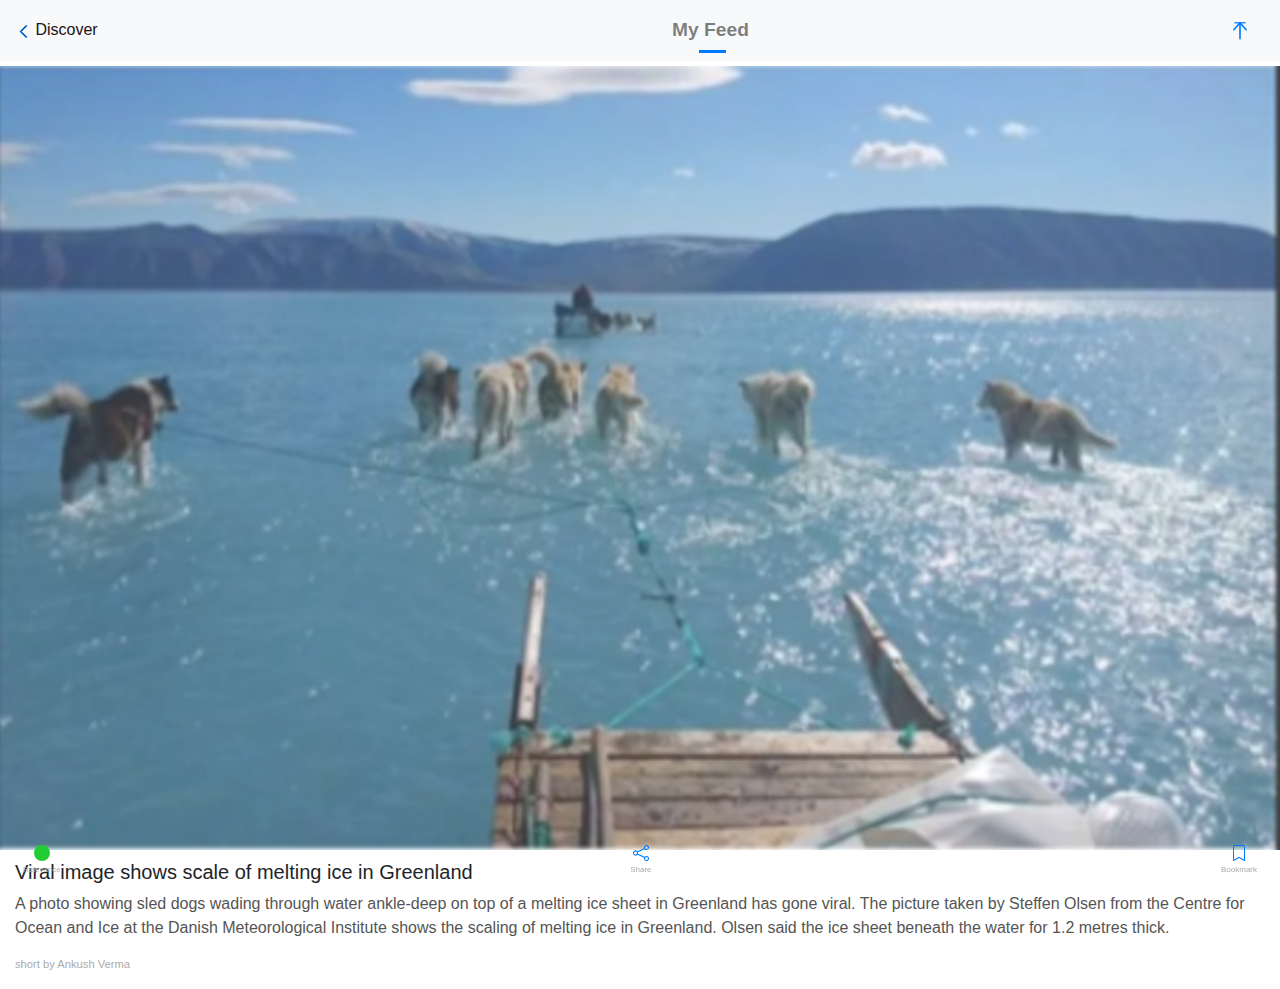
<file: Task1/inshorts1.html>
<!DOCTYPE html>
<html lang="en" dir="ltr">
  <head>
    <meta charset="utf-8">
    <title>Inshorts</title>
    <meta name="viewport" content="width=device-width, initial-scale=1">
    <link rel="stylesheet" href="https://maxcdn.bootstrapcdn.com/bootstrap/4.5.2/css/bootstrap.min.css">
    <!-- <script src="https://ajax.googleapis.com/ajax/libs/jquery/3.5.1/jquery.min.js"></script>
    <script src="https://cdnjs.cloudflare.com/ajax/libs/popper.js/1.16.0/umd/popper.min.js"></script>
    <script src="https://maxcdn.bootstrapcdn.com/bootstrap/4.5.2/js/bootstrap.min.js"></script> -->
    <link rel="stylesheet" href="main.css">
  </head>
  <body>
    <nav class="navbar navbar-default bg-light">
      <ul class="nav navbar-nav col">
        <li>
          <a class="" href="#">
            <img class="chevron" src="svgs/chevron.svg" width="15" height="15" >
            <span class="discover">Discover</span>
          </a>
        </li>
      </ul>

      <ul class="nav navbar-nav col center">
        <li class="nav-item">
          <a class="nav-link my-feed" href="#"><span>My</span><span class="line-under-my-feed">&nbspFe</span><span>ed</span></a>
        </li>
      </ul>

      <ul class="nav navbar-nav col-3 right">
        <li class="nav-item">
          <a class="nav-link" href="#">
            <img class="go-top" src="svgs/go-top.svg" width="18" height="18" >
          </a>
        </li>
      </ul>
    </nav>

    <div id="CurrentFrame">
      <div class="news-container">
        <img class="image" src="image/melting-ice.jpeg">
        <div class="container-fluid add-margin-top">
          <h5 class="news-title">Viral image shows scale of melting ice in Greenland</h5>
          <p class="news-content"> A photo showing sled dogs wading through water ankle-deep on top of a melting ice sheet in Greenland has gone viral. The picture taken by Steffen Olsen from the Centre for Ocean and Ice at the Danish Meteorological Institute shows the scaling of melting ice in Greenland. Olsen said the ice sheet beneath the water for 1.2 metres thick.</p>
          <p class="news-author">short by Ankush Verma </p>
        </div>
      </div>

      <!-- <a href="previousnews.html" id="previouslink"></a> -->
    	<a href="inshorts2.html" id="nextlink"></a>

      <div class = "container-fluid fixed-bottom md-0">
        <div class = "d-flex justify-content-between  ">
          <div class="p-2">
            <a href="#">
              <center>
                <img src="svgs/circle.svg">
                <br>
                <p class="footers">Relevance</p>
              </center>
            </a>
          </div>

          <div class="p-2">
            <a href="#">
              <center>
                <img src="svgs/share.svg">
                <br>
                <p class="footers">Share</p>
              </center>
          </a>
          </div>

          <div class="p-2">
            <a href="#">
              <center>
                <img src="svgs/bookmark.svg" >
                <br>
                <p class="footers">Bookmark</p>
              </center>
            </a>
          </div>
        </div>
      </div>
    </div>

    <script src="main.js"></script>
  </body>
</html>
</file>
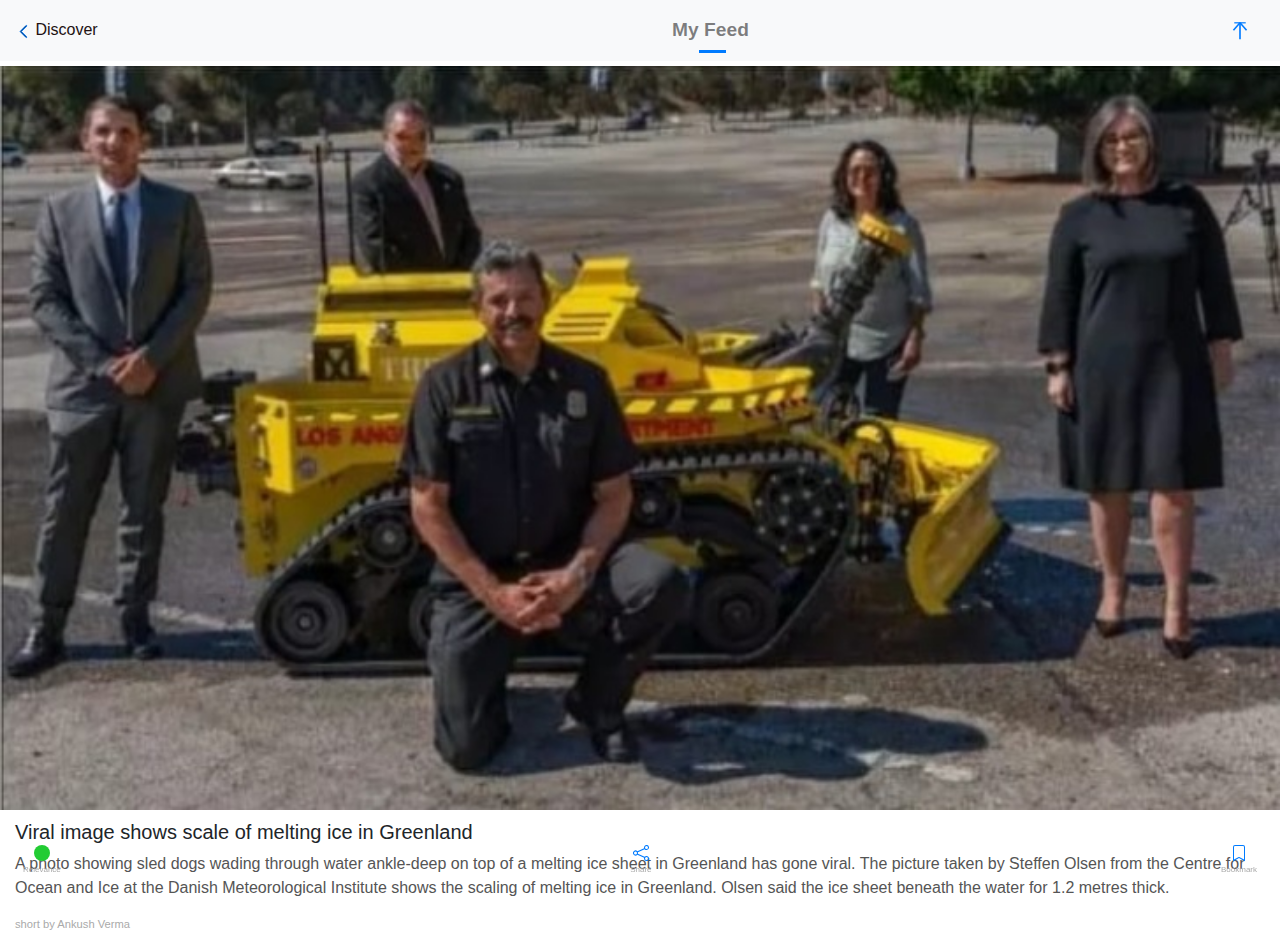
<file: Task1/inshorts2.html>
<!DOCTYPE html>
<html lang="en" dir="ltr">
  <head>
    <meta charset="utf-8">
    <title>Inshorts</title>
    <meta name="viewport" content="width=device-width, initial-scale=1">
    <link rel="stylesheet" href="https://maxcdn.bootstrapcdn.com/bootstrap/4.5.2/css/bootstrap.min.css">
    <!-- <script src="https://ajax.googleapis.com/ajax/libs/jquery/3.5.1/jquery.min.js"></script>
    <script src="https://cdnjs.cloudflare.com/ajax/libs/popper.js/1.16.0/umd/popper.min.js"></script>
    <script src="https://maxcdn.bootstrapcdn.com/bootstrap/4.5.2/js/bootstrap.min.js"></script> -->
    <link rel="stylesheet" href="main.css">
  </head>
  <body>
    <nav class="navbar navbar-default bg-light">
      <ul class="nav navbar-nav col">
        <li>
          <a class="" href="#">
            <img class="chevron" src="svgs/chevron.svg" width="15" height="15" >
            <span class="discover">Discover</span>
          </a>
        </li>
      </ul>

      <ul class="nav navbar-nav col center">
        <li class="nav-item">
          <a class="nav-link my-feed" href="#"><span>My</span><span class="line-under-my-feed">&nbspFe</span><span>ed</span></a>
        </li>
      </ul>

      <ul class="nav navbar-nav col-3 right">
        <li class="nav-item">
          <a class="nav-link" href="#">
            <img class="go-top" src="svgs/go-top.svg" width="18" height="18" >
          </a>
        </li>
      </ul>
    </nav>

    <div id="CurrentFrame">
      <div class="news-container">
        <img class="image" src="image/image2.jpg">
        <div class="container-fluid add-margin-top">
          <h5 class="news-title">Viral image shows scale of melting ice in Greenland</h5>
          <p class="news-content"> A photo showing sled dogs wading through water ankle-deep on top of a melting ice sheet in Greenland has gone viral. The picture taken by Steffen Olsen from the Centre for Ocean and Ice at the Danish Meteorological Institute shows the scaling of melting ice in Greenland. Olsen said the ice sheet beneath the water for 1.2 metres thick.</p>
          <p class="news-author">short by Ankush Verma </p>
        </div>
      </div>

      <a href="inshorts1.html" id="previouslink" class="previouslink"></a>
    	<a href="inshorts3.html" id="nextlink" class="nextbtn"></a>

      <div class = "container-fluid fixed-bottom md-0">
        <div class = "d-flex justify-content-between  ">
          <div class="p-2">
            <a href="#">
              <center>
                <img src="svgs/circle.svg">
                <br>
                <p class="footers">Relevance</p>
              </center>
            </a>
          </div>

          <div class="p-2">
            <a href="#">
              <center>
                <img src="svgs/share.svg">
                <br>
                <p class="footers">Share</p>
              </center>
          </a>
          </div>

          <div class="p-2">
            <a href="#">
              <center>
                <img src="svgs/bookmark.svg" >
                <br>
                <p class="footers">Bookmark</p>
              </center>
            </a>
          </div>
        </div>
      </div>
    </div>

    <script src="main.js"></script>
  </body>
</html>
</file>
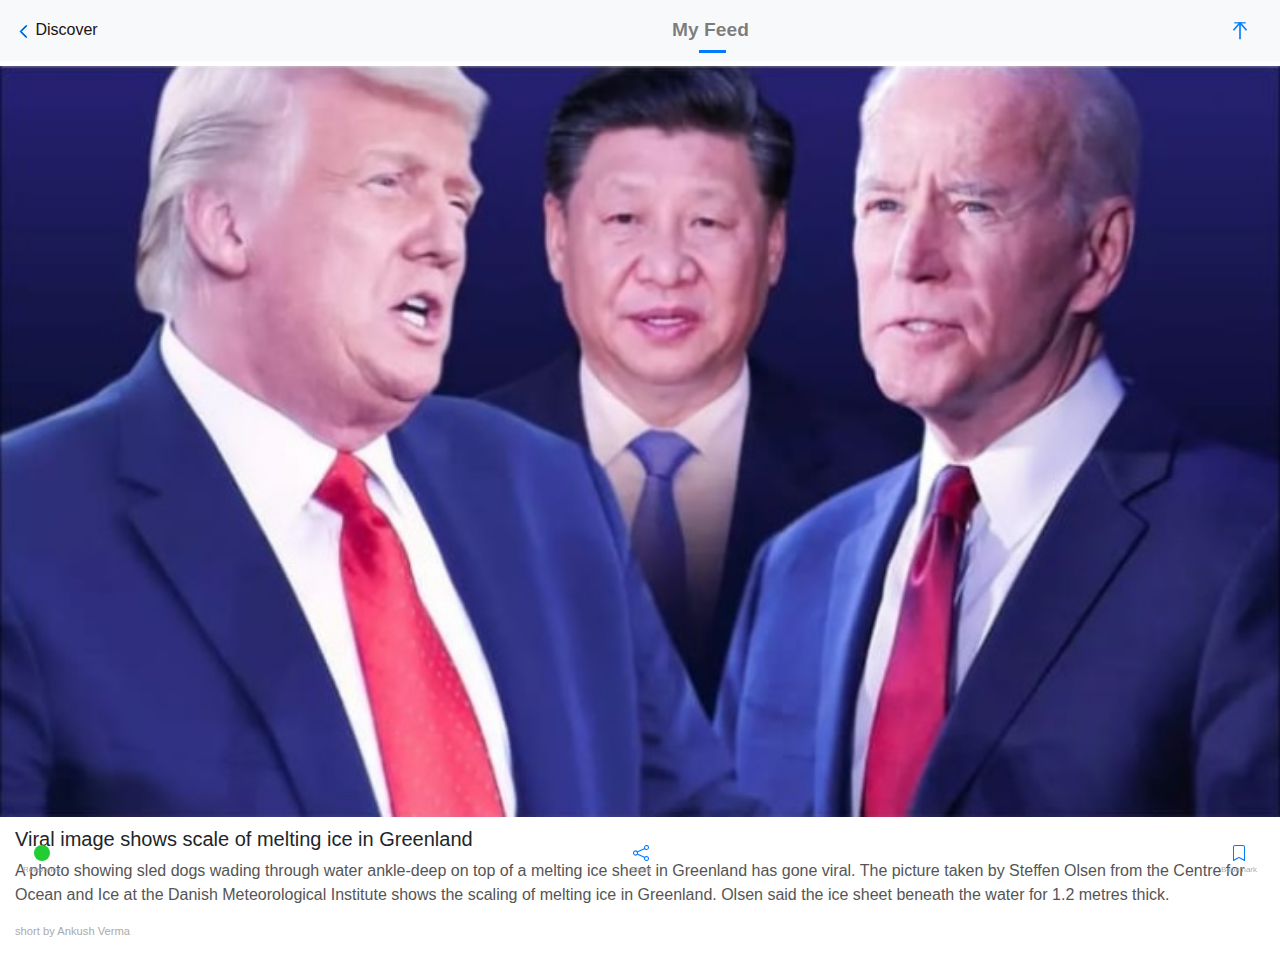
<file: Task1/inshorts3.html>
<!DOCTYPE html>
<html lang="en" dir="ltr">
  <head>
    <meta charset="utf-8">
    <title>Inshorts</title>
    <meta name="viewport" content="width=device-width, initial-scale=1">
    <link rel="stylesheet" href="https://maxcdn.bootstrapcdn.com/bootstrap/4.5.2/css/bootstrap.min.css">
    <!-- <script src="https://ajax.googleapis.com/ajax/libs/jquery/3.5.1/jquery.min.js"></script>
    <script src="https://cdnjs.cloudflare.com/ajax/libs/popper.js/1.16.0/umd/popper.min.js"></script>
    <script src="https://maxcdn.bootstrapcdn.com/bootstrap/4.5.2/js/bootstrap.min.js"></script> -->
    <link rel="stylesheet" href="main.css">
  </head>
  <body>
    <nav class="navbar navbar-default bg-light">
      <ul class="nav navbar-nav col">
        <li>
          <a class="" href="#">
            <img class="chevron" src="svgs/chevron.svg" width="15" height="15" >
            <span class="discover">Discover</span>
          </a>
        </li>
      </ul>

      <ul class="nav navbar-nav col center">
        <li class="nav-item">
          <a class="nav-link my-feed" href="#"><span>My</span><span class="line-under-my-feed">&nbspFe</span><span>ed</span></a>
        </li>
      </ul>

      <ul class="nav navbar-nav col-3 right">
        <li class="nav-item">
          <a class="nav-link" href="#">
            <img class="go-top" src="svgs/go-top.svg" width="18" height="18" >
          </a>
        </li>
      </ul>
    </nav>

    <div id="CurrentFrame">
      <div class="news-container">
        <img class="image" src="image/image3.jpg">
        <div class="container-fluid add-margin-top">
          <h5 class="news-title">Viral image shows scale of melting ice in Greenland</h5>
          <p class="news-content"> A photo showing sled dogs wading through water ankle-deep on top of a melting ice sheet in Greenland has gone viral. The picture taken by Steffen Olsen from the Centre for Ocean and Ice at the Danish Meteorological Institute shows the scaling of melting ice in Greenland. Olsen said the ice sheet beneath the water for 1.2 metres thick.</p>
          <p class="news-author">short by Ankush Verma </p>
        </div>
      </div>

      <a href="inshorts2.html" id="previouslink"></a>
    	<a href="inshorts4.html" id="nextlink"></a>

      <div class = "container-fluid fixed-bottom md-0">
        <div class = "d-flex justify-content-between  ">
          <div class="p-2">
            <a href="#">
              <center>
                <img src="svgs/circle.svg">
                <br>
                <p class="footers">Relevance</p>
              </center>
            </a>
          </div>

          <div class="p-2">
            <a href="#">
              <center>
                <img src="svgs/share.svg">
                <br>
                <p class="footers">Share</p>
              </center>
          </a>
          </div>

          <div class="p-2">
            <a href="#">
              <center>
                <img src="svgs/bookmark.svg" >
                <br>
                <p class="footers">Bookmark</p>
              </center>
            </a>
          </div>
        </div>
      </div>
    </div>

    <script src="main.js"></script>
  </body>
</html>
</file>
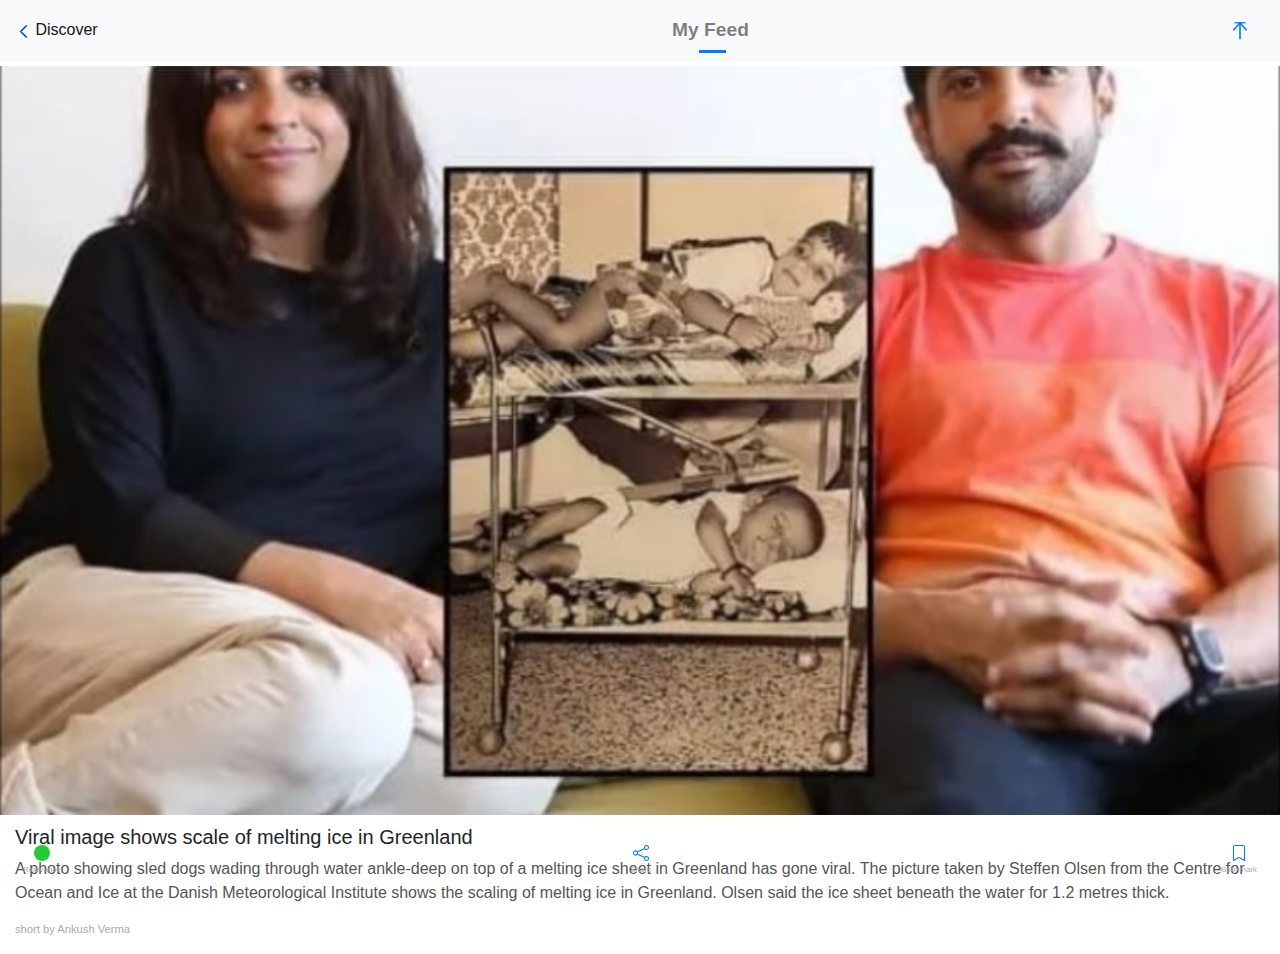
<file: Task1/inshorts4.html>
<!DOCTYPE html>
<html lang="en" dir="ltr">
  <head>
    <meta charset="utf-8">
    <title>Inshorts</title>
    <meta name="viewport" content="width=device-width, initial-scale=1">
    <link rel="stylesheet" href="https://maxcdn.bootstrapcdn.com/bootstrap/4.5.2/css/bootstrap.min.css">
    <!-- <script src="https://ajax.googleapis.com/ajax/libs/jquery/3.5.1/jquery.min.js"></script>
    <script src="https://cdnjs.cloudflare.com/ajax/libs/popper.js/1.16.0/umd/popper.min.js"></script>
    <script src="https://maxcdn.bootstrapcdn.com/bootstrap/4.5.2/js/bootstrap.min.js"></script> -->
    <link rel="stylesheet" href="main.css">
  </head>
  <body>
    <nav class="navbar navbar-default bg-light">
      <ul class="nav navbar-nav col">
        <li>
          <a class="" href="#">
            <img class="chevron" src="svgs/chevron.svg" width="15" height="15" >
            <span class="discover">Discover</span>
          </a>
        </li>
      </ul>

      <ul class="nav navbar-nav col center">
        <li class="nav-item">
          <a class="nav-link my-feed" href="#"><span>My</span><span class="line-under-my-feed">&nbspFe</span><span>ed</span></a>
        </li>
      </ul>

      <ul class="nav navbar-nav col-3 right">
        <li class="nav-item">
          <a class="nav-link" href="#">
            <img class="go-top" src="svgs/go-top.svg" width="18" height="18" >
          </a>
        </li>
      </ul>
    </nav>

    <div id="CurrentFrame">
      <div class="news-container">
        <img class="image" src="image/image4.jpg">
        <div class="container-fluid add-margin-top">
          <h5 class="news-title">Viral image shows scale of melting ice in Greenland</h5>
          <p class="news-content"> A photo showing sled dogs wading through water ankle-deep on top of a melting ice sheet in Greenland has gone viral. The picture taken by Steffen Olsen from the Centre for Ocean and Ice at the Danish Meteorological Institute shows the scaling of melting ice in Greenland. Olsen said the ice sheet beneath the water for 1.2 metres thick.</p>
          <p class="news-author">short by Ankush Verma </p>
        </div>
      </div>

      <a href="inshorts3.html" id="previouslink"></a>
    	<!-- <a href="inshorts4.html" id="nextlink"></a> -->

      <div class = "container-fluid fixed-bottom md-0">
        <div class = "d-flex justify-content-between  ">
          <div class="p-2">
            <a href="#">
              <center>
                <img src="svgs/circle.svg">
                <br>
                <p class="footers">Relevance</p>
              </center>
            </a>
          </div>

          <div class="p-2">
            <a href="#">
              <center>
                <img src="svgs/share.svg">
                <br>
                <p class="footers">Share</p>
              </center>
          </a>
          </div>

          <div class="p-2">
            <a href="#">
              <center>
                <img src="svgs/bookmark.svg" >
                <br>
                <p class="footers">Bookmark</p>
              </center>
            </a>
          </div>
        </div>
      </div>
    </div>

    <script src="main.js"></script>
  </body>
</html>
</file>
<file: Task1/main.css>
*{
  box-sizing: border-box;
}

.discover{
  color: #221212;
  font-weight: 500;
}

.my-feed{
  font-weight: 600;
  font-size: 1.2em;
  color: rgba(0,0,0,.5);
}

.line-under-my-feed{
  padding-bottom: 10px;
  border-bottom: 3.5px solid #007bff;
}

.image{
  margin-top: 5px;
  width: 100%;
}

.add-margin-top{
  margin-top: 10px;
}

.news-content{
  color: #555555;
}

.news-author{
  font-size: 0.7em;
  color: #aaaaaa;
}

.footers{
  color: #aaaaaa;
  font-size: 0.5em;
}

.right{
  text-align: right;
}

.center{
  text-align: center;
}
.border{
  border: 1px solid green;
}
.remove-padding{
  padding: 0;
}

.nextbtn .previouslink{
  display: none;
  visibility: hidden;
}
</file>
